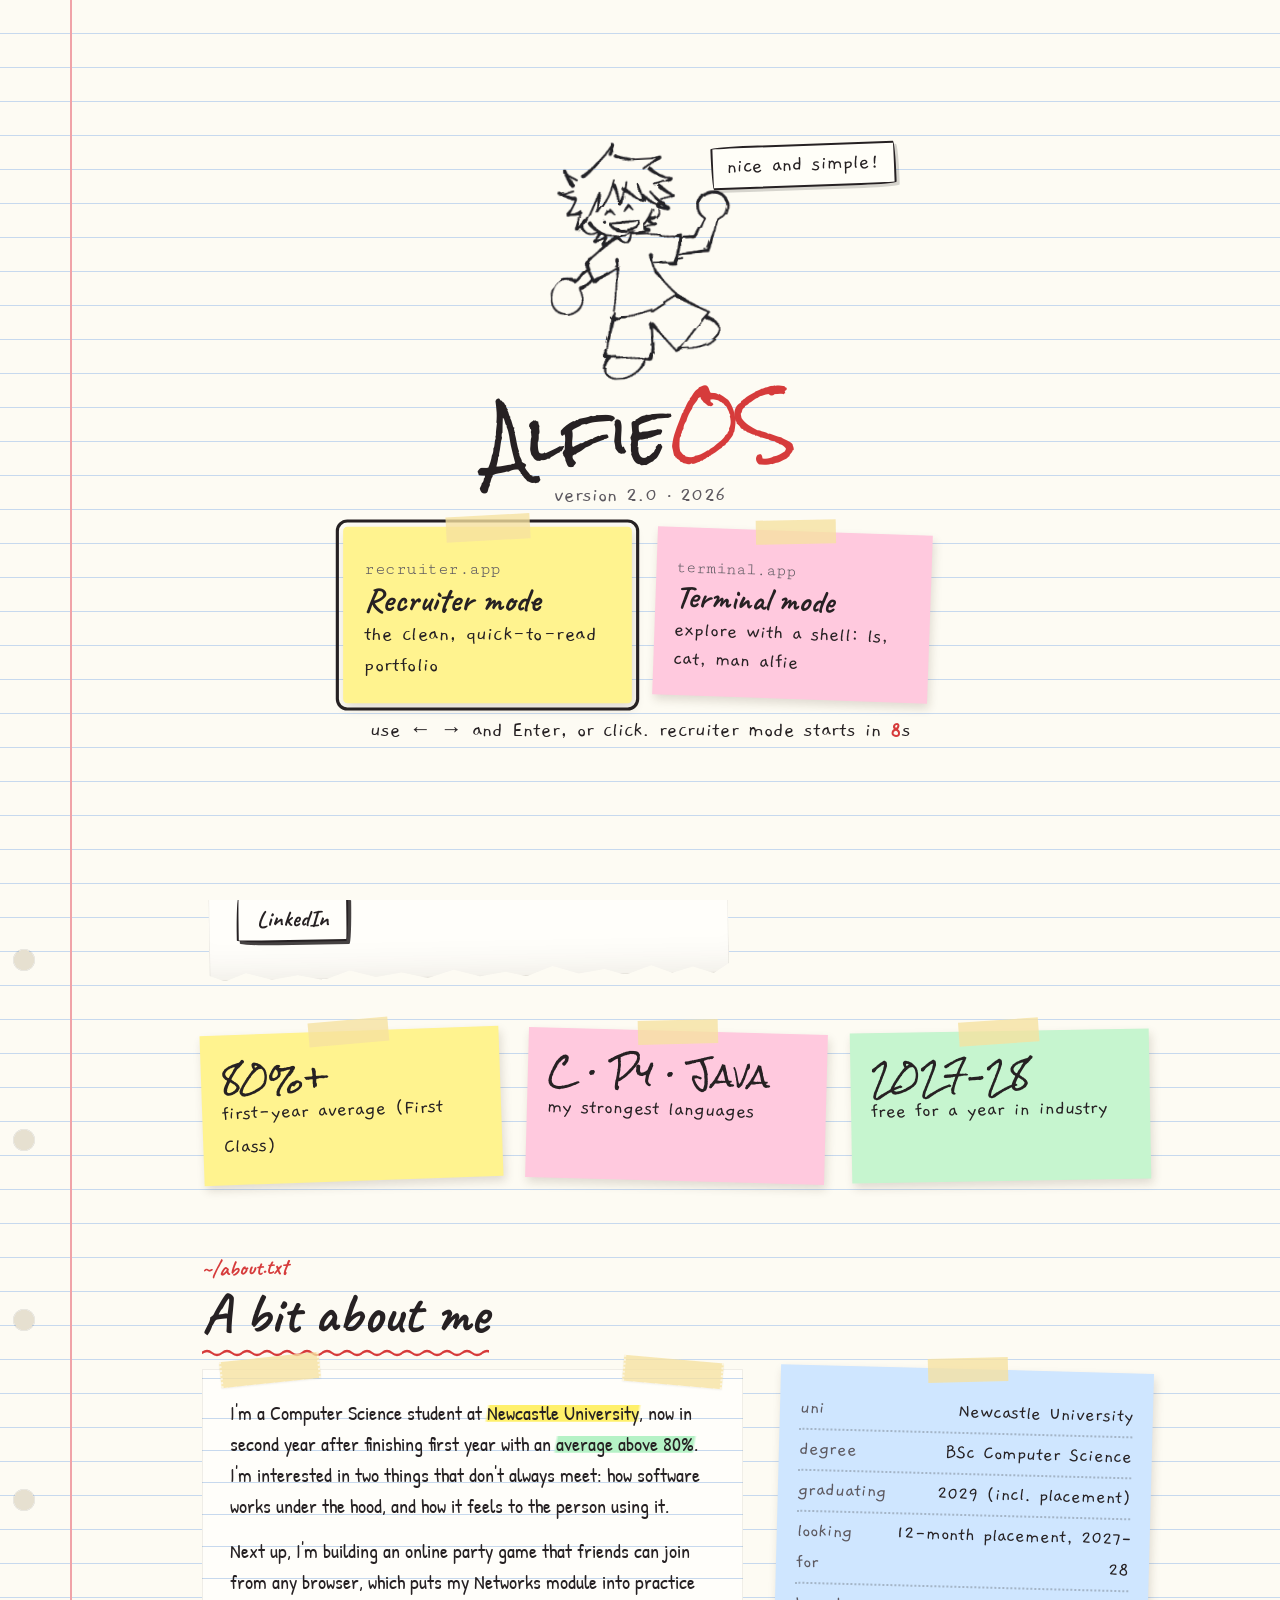
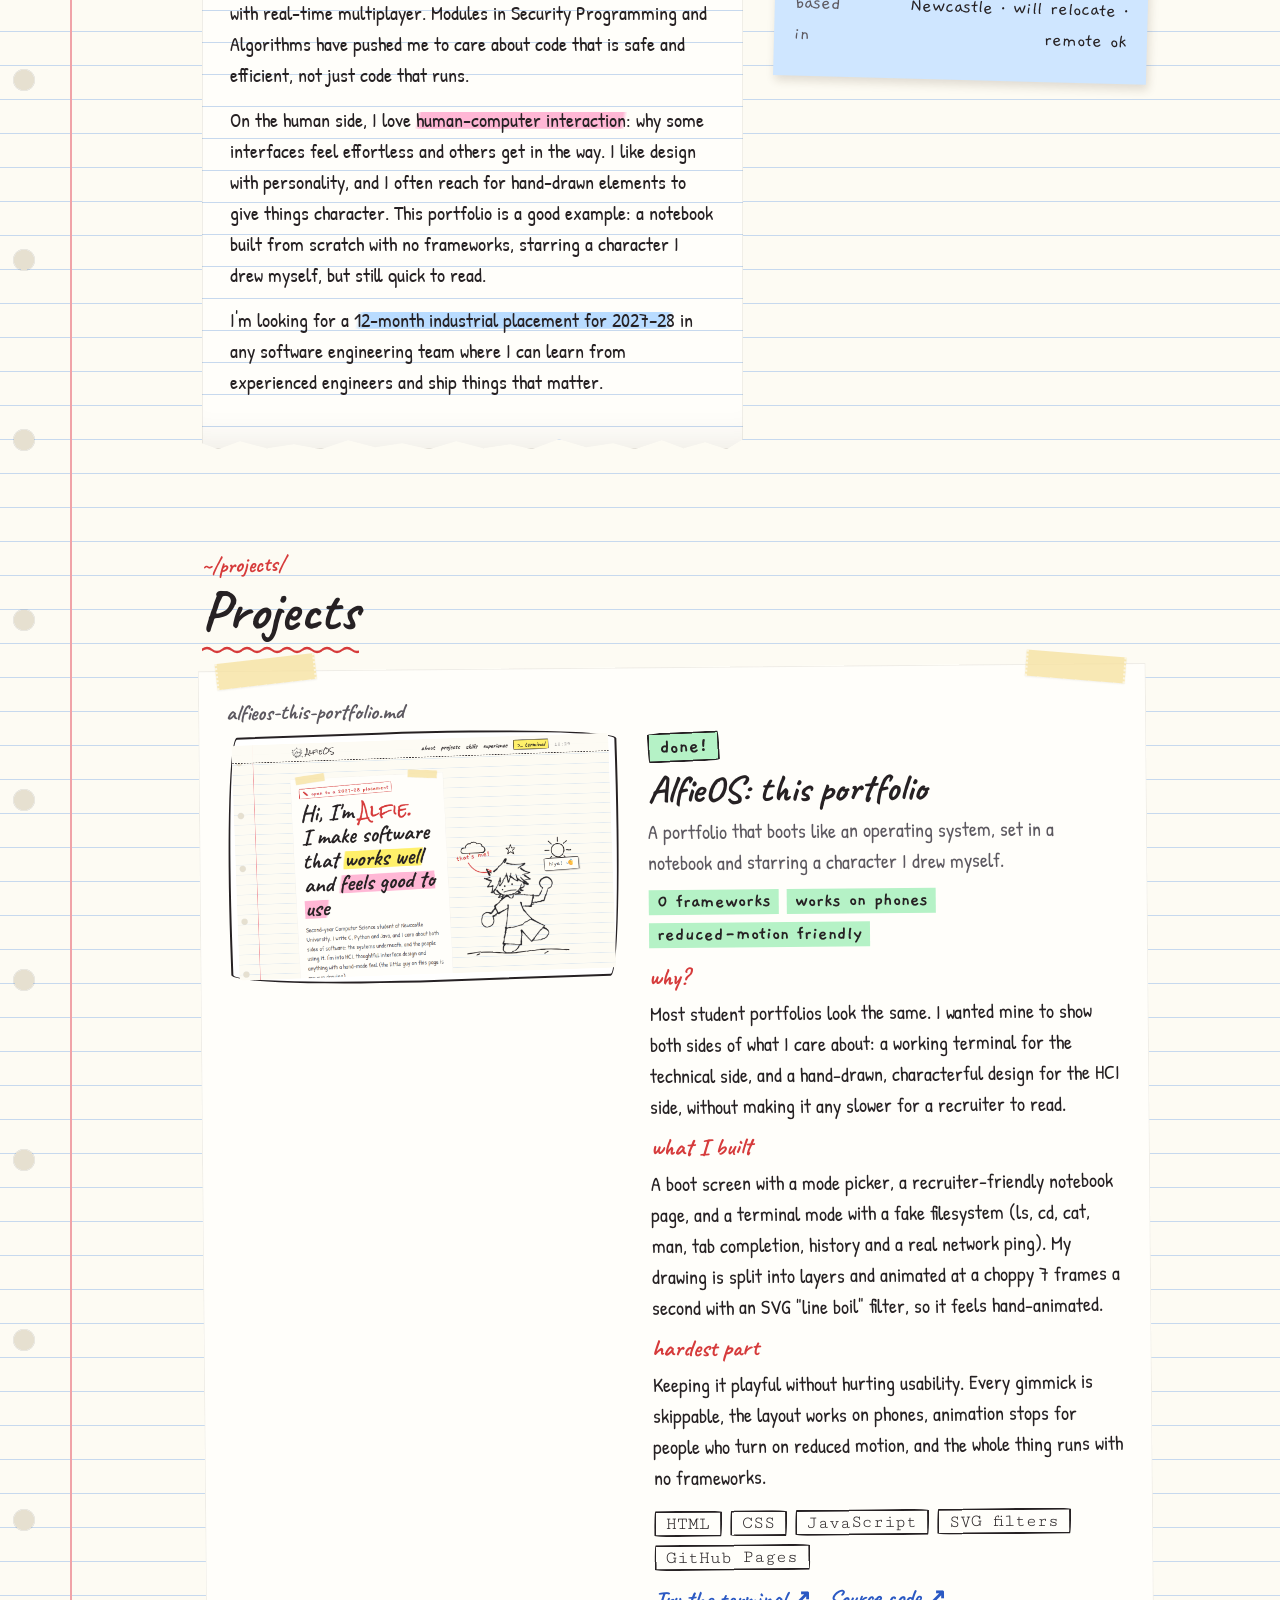
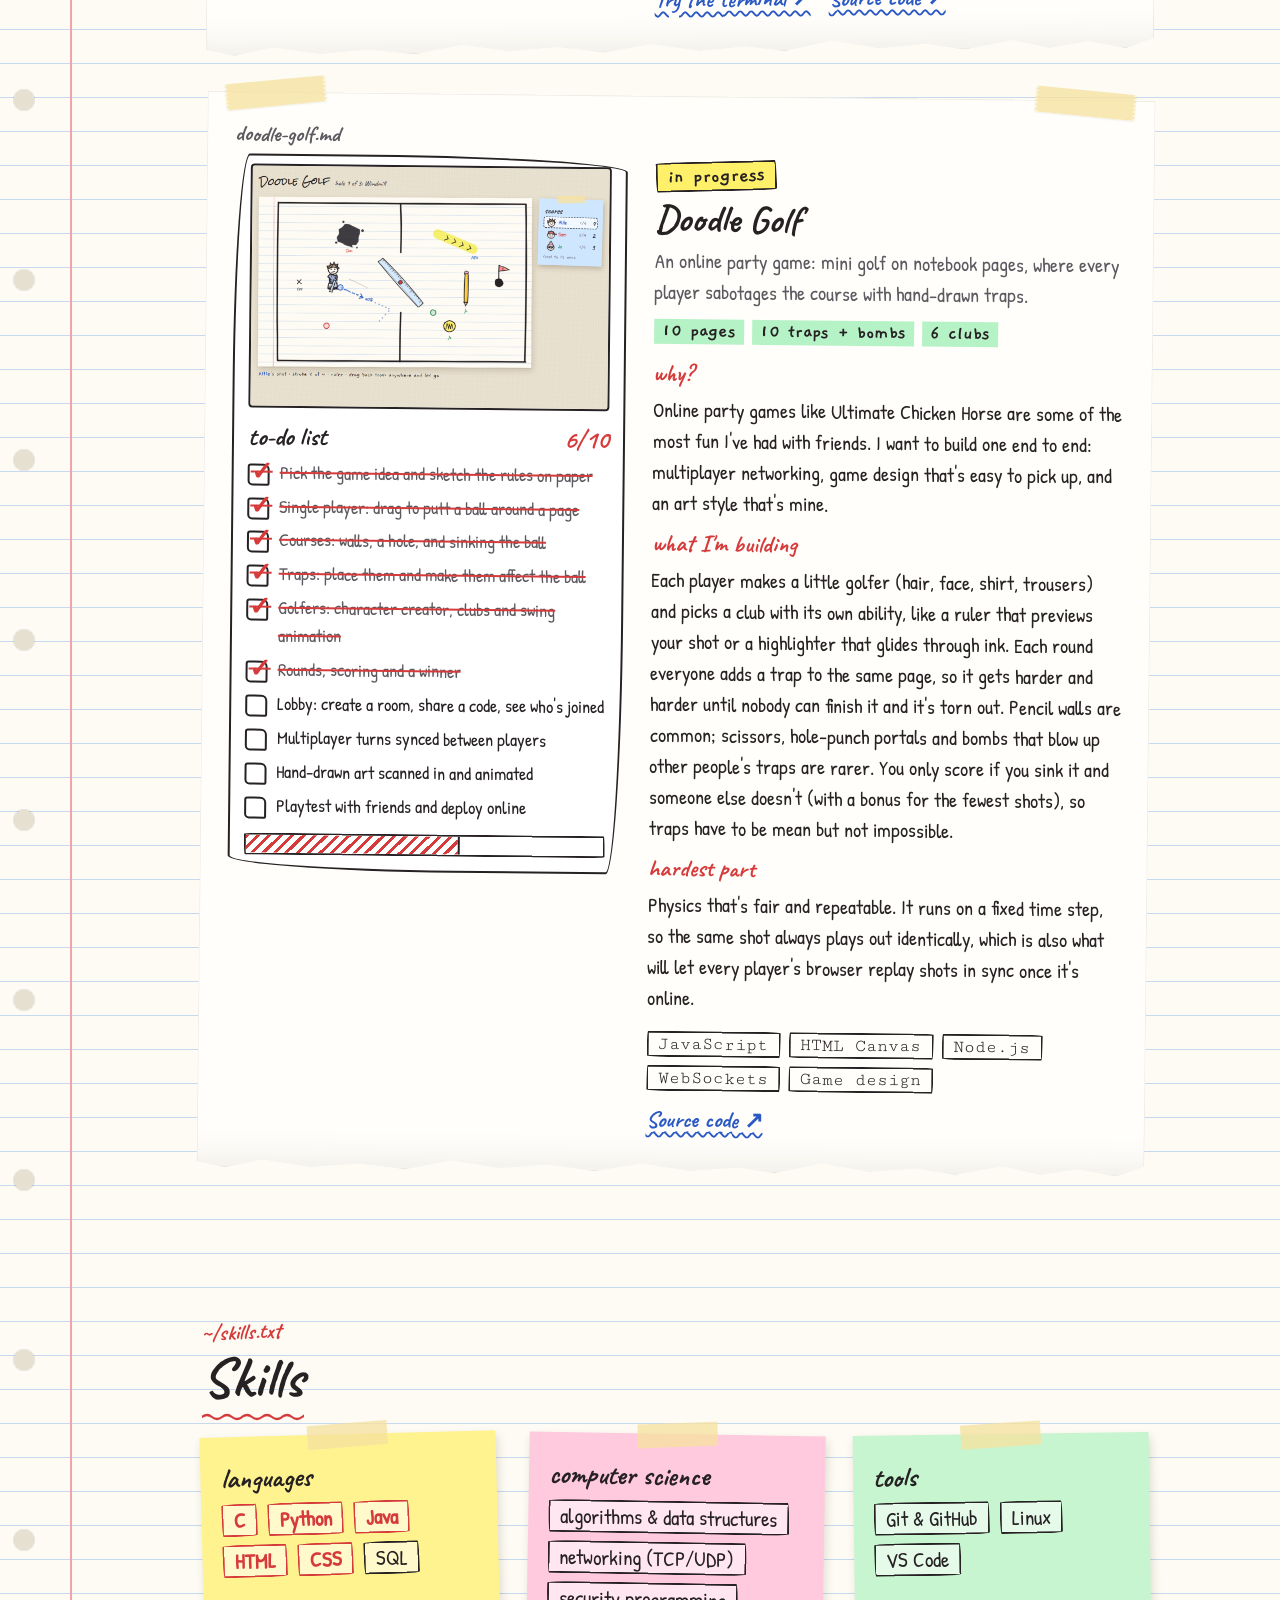
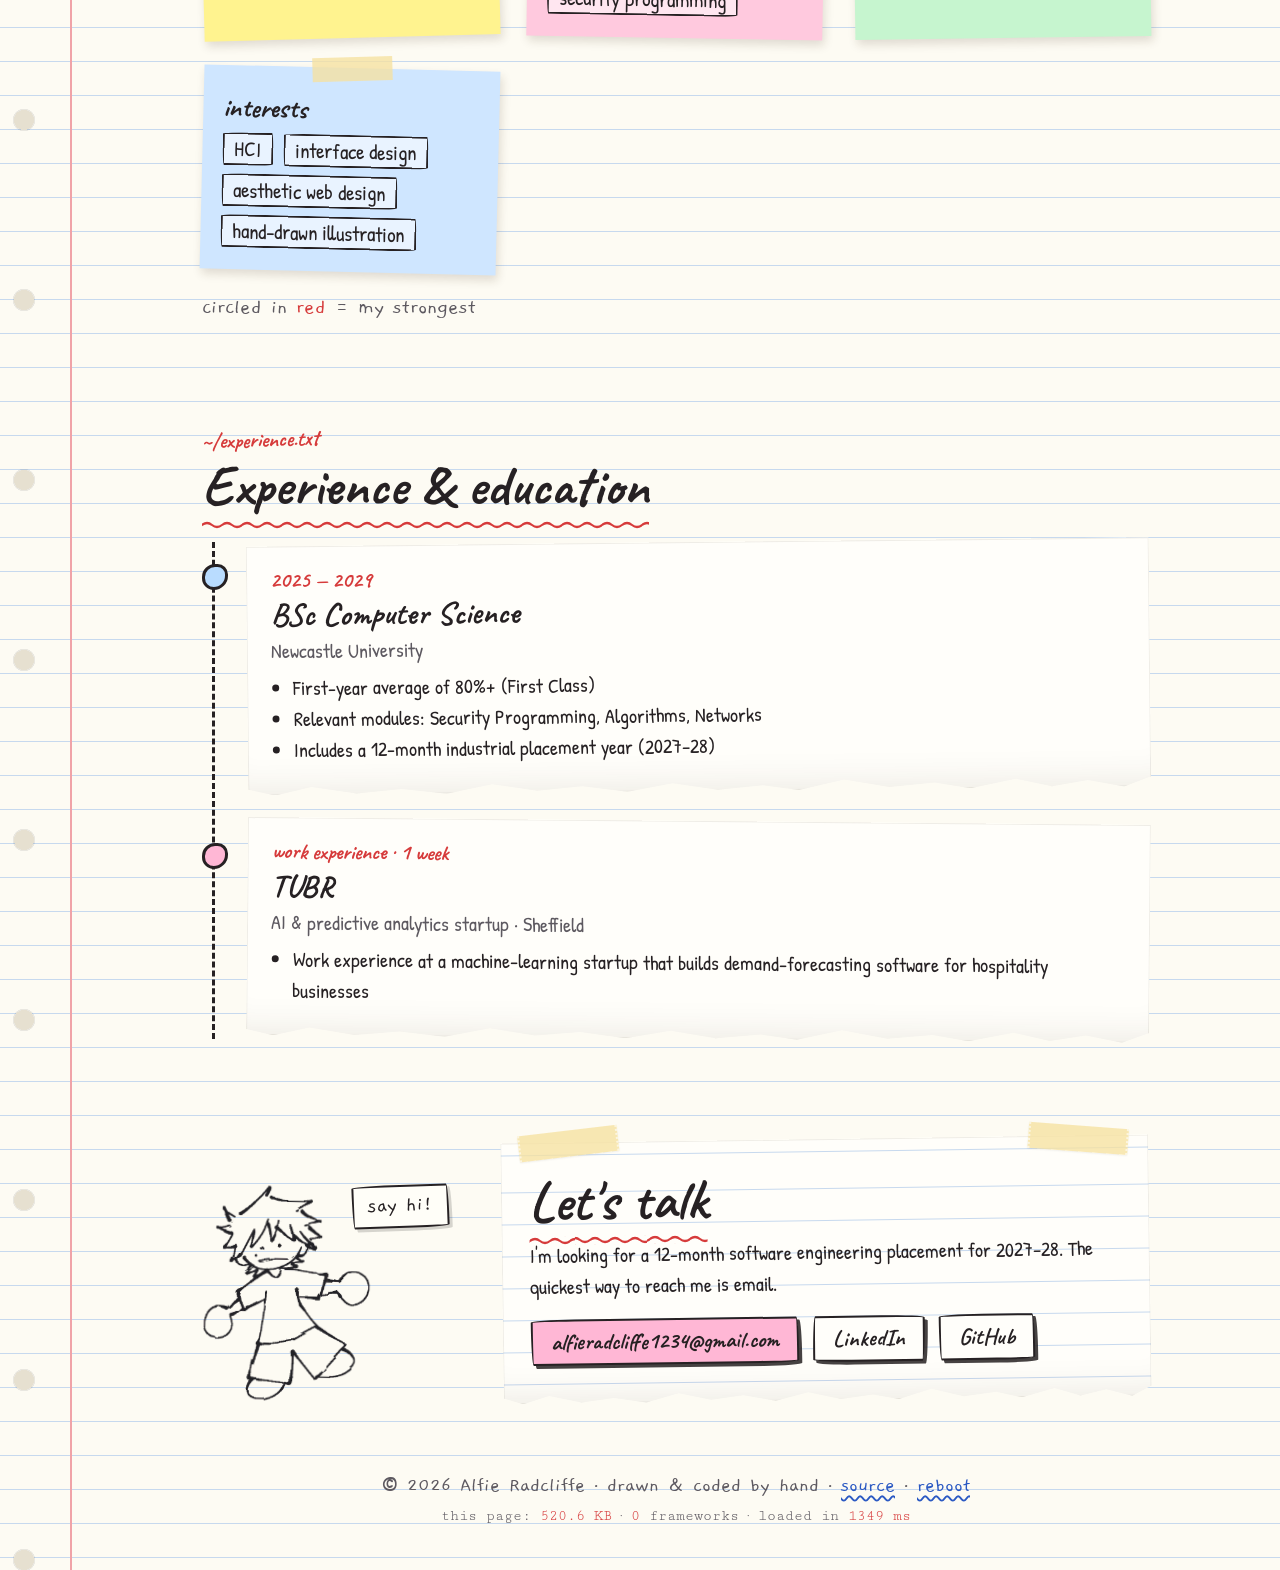
<file: index.html>
<!doctype html>
<html lang="en-GB">
<head>
<meta charset="utf-8">
<meta name="viewport" content="width=device-width, initial-scale=1">
<title>Alfie Radcliffe — Software Engineer</title>
<meta name="description" content="Alfie Radcliffe — Computer Science student at Newcastle University seeking a 12-month industrial placement (2027–28). C, Python and Java, with a love of HCI and hand-drawn design.">
<meta property="og:title" content="Alfie Radcliffe — Software Engineer">
<meta property="og:description" content="Computer Science student at Newcastle University seeking a 12-month industrial placement for 2027–28.">
<meta property="og:url" content="https://alfieradcliffe.github.io/">
<meta property="og:type" content="website">
<link rel="icon" type="image/png" href="assets/alfie-head.png">
<link rel="preconnect" href="https://fonts.googleapis.com">
<link rel="preconnect" href="https://fonts.gstatic.com" crossorigin>
<link rel="stylesheet" href="theme.css">
<script src="projects.js"></script>
<script src="sprite.js"></script>
<style>
  /* ---------- Top strip ---------- */
  nav { position: sticky; top: 0; z-index: 20; background: rgba(253,251,243,.94); border-bottom: 2.5px dashed var(--ink); }
  nav .wrap { display: flex; align-items: center; justify-content: space-between; height: 60px; gap: 12px; }
  nav .logo { display: flex; align-items: center; gap: 8px; font: 400 21px var(--scrawl); color: var(--ink); text-decoration: none; }
  nav .logo img { width: 40px; height: 35px; filter: url(#alfie-boil); }
  nav ul { display: flex; gap: 20px; list-style: none; align-items: center; }
  nav ul a { color: var(--ink); font: 700 24px var(--hand); text-decoration: none; }
  nav ul a:hover { color: var(--pen-red); text-decoration: underline wavy 2px; }
  nav .term-link { background: var(--hl-yellow); padding: 0 10px; border: 2px solid var(--ink); border-radius: var(--wobbly); }
  nav .clock { font: 400 18px var(--type); color: var(--pencil); }
  @media (max-width: 780px) { nav .hide-sm { display: none; } }

  /* ---------- Hero ---------- */
  header.hero { position: relative; padding: 56px 0 30px; overflow: hidden; }
  .hero .wrap { display: grid; grid-template-columns: 1.3fr 1fr; gap: 28px; align-items: center; }
  @media (max-width: 880px) { .hero .wrap { grid-template-columns: 1fr; } }
  .hero .sheet { transform: rotate(-1deg); }
  .status { display: inline-block; font: 700 21px var(--note); padding: 0 10px; border: 2px solid var(--pen-red); color: var(--pen-red); border-radius: var(--wobbly-2); transform: rotate(-2deg); margin-bottom: 14px; }
  h1 { font: 700 clamp(46px, 7vw, 78px)/1.04 var(--hand); }
  h1 .name { font: 400 clamp(38px, 5.4vw, 60px)/1 var(--scrawl); color: var(--pen-red); }
  .lede { font-size: 21px; color: var(--pencil); max-width: 560px; margin: 16px 0 22px; }
  .stage { position: relative; min-height: 420px; display: flex; align-items: flex-end; justify-content: center; }
  .stage .me { position: relative; z-index: 2; margin-bottom: 18px; }
  .stage .ground { position: absolute; bottom: 10px; left: 6%; width: 88%; height: 30px; }
  .thats-me { position: absolute; left: 0; top: 50px; font: 700 26px var(--note); color: var(--pen-red); transform: rotate(-8deg); }
  @media (max-width: 880px) { .stage { min-height: 380px; } .thats-me { left: 4px; top: 10px; } }
  @media (max-width: 560px) {
    .stage { justify-content: flex-start; }
    .stage .me { margin-left: 4px; }
    .stage .doodle:not(.ground), .thats-me { display: none; }
  }

  /* ---------- Stats as sticky notes ---------- */
  .stats { display: grid; grid-template-columns: repeat(auto-fit, minmax(220px, 1fr)); gap: 26px; margin-top: 24px; }
  .stats .sticky:nth-child(1) { transform: rotate(-2deg); } .stats .sticky:nth-child(2) { transform: rotate(1.5deg); } .stats .sticky:nth-child(3) { transform: rotate(-1deg); }
  .stats b { display: block; font: 400 30px var(--scrawl); line-height: 1.3; }
  .stats small { font-size: 21px; }

  section { padding: 70px 0 30px; }

  /* ---------- About ---------- */
  .about { display: grid; grid-template-columns: 1.45fr 1fr; gap: 34px; align-items: start; }
  .about p { margin-bottom: 14px; }
  .facts { transform: rotate(1.5deg); }
  .facts .row { display: flex; justify-content: space-between; gap: 12px; padding: 4px 0; border-bottom: 2px dotted rgba(38,33,35,.25); font-size: 20px; }
  .facts .row:last-child { border: 0; }
  .facts .row span:first-child { color: var(--pencil); }
  .facts .row span:last-child { text-align: right; }
  @media (max-width: 880px) { .about { grid-template-columns: 1fr; } }

  /* ---------- Projects ---------- */
  .project { margin-bottom: 44px; }
  .project:nth-child(even) { transform: rotate(.6deg); } .project:nth-child(odd) { transform: rotate(-.5deg); }
  .project .inner { display: grid; grid-template-columns: 1fr 1.2fr; gap: 28px; }
  @media (max-width: 880px) { .project .inner { grid-template-columns: 1fr; } }
  .media { align-self: start; border: 2.5px solid var(--ink); border-radius: var(--wobbly-2); padding: 14px 16px; min-height: 200px; background: #fff; }
  .media:has(img), .media:has(video) { padding: 6px; min-height: 0; transform: rotate(-1.5deg); }
  .media.with-list { padding: 8px 14px 14px; transform: none; }
  .media.with-list img { margin-bottom: 12px; border: 2px solid var(--ink); }
  .media img, .media video { width: 100%; display: block; border-radius: 4px; }
  .media h4 { font: 700 26px var(--hand); display: flex; justify-content: space-between; margin-bottom: 6px; }
  .media .checklist { font-size: 18px; }
  .bar { margin-top: 14px; height: 22px; border: 2.5px solid var(--ink); border-radius: var(--wobbly); overflow: hidden; background: #fff; }
  .bar i { display: block; height: 100%; background: repeating-linear-gradient(-45deg, var(--pen-red) 0 3px, transparent 3px 8px); border-right: 2.5px solid var(--ink); }
  .bar i[style="width:0%"] { border: 0; }
  .badge { display: inline-block; font: 700 21px var(--note); padding: 0 10px; border: 2px solid var(--ink); border-radius: var(--wobbly); margin-bottom: 8px; transform: rotate(-2deg); }
  .badge.in-progress { background: var(--hl-yellow); } .badge.planned { background: var(--hl-blue); } .badge.complete { background: var(--hl-green); }
  .project h3 { font: 700 38px/1.05 var(--hand); margin-bottom: 6px; }
  .tagline { color: var(--pencil); margin-bottom: 12px; }
  .project dl { display: grid; gap: 6px; margin-bottom: 14px; }
  .project dt { font: 700 24px var(--hand); color: var(--pen-red); }
  .project dd { margin: 0 0 4px; }
  .metrics, .tags { display: flex; flex-wrap: wrap; gap: 8px; margin-bottom: 14px; }
  .metric { font: 700 20px var(--note); background: var(--hl-green); padding: 0 8px; }
  .tag { font: 18px var(--type); padding: 1px 10px; border: 2px solid var(--ink); border-radius: var(--wobbly-2); }
  .links { display: flex; flex-wrap: wrap; gap: 18px; font: 700 23px var(--hand); }
  .grid { display: grid; grid-template-columns: repeat(auto-fill, minmax(280px, 1fr)); gap: 26px; }
  .card h4 { font: 700 30px var(--hand); margin-bottom: 4px; }
  .card p { color: var(--pencil); margin-bottom: 10px; }

  /* ---------- Skills ---------- */
  .skills { display: grid; grid-template-columns: repeat(auto-fit, minmax(250px, 1fr)); gap: 30px; }
  .skills .sticky:nth-child(1) { transform: rotate(-1.5deg); } .skills .sticky:nth-child(2) { transform: rotate(1deg); } .skills .sticky:nth-child(3) { transform: rotate(-.8deg); } .skills .sticky:nth-child(4) { transform: rotate(1.4deg); }
  .skills h4 { font: 700 28px var(--hand); margin-bottom: 8px; }
  .chips { display: flex; flex-wrap: wrap; gap: 8px 10px; }
  .chip { font: 400 21px var(--print); padding: 0 10px; border: 2px solid var(--ink); border-radius: var(--wobbly); background: rgba(255,255,255,.55); }
  .chip.strong { border-color: var(--pen-red); border-width: 2.5px; font-weight: 700; color: var(--pen-red); }
  .legend { color: var(--pencil); margin-top: 18px; font-family: var(--note); font-size: 22px; }

  /* ---------- Timeline ---------- */
  .timeline { border-left: 3px dashed var(--ink); padding-left: 32px; display: grid; gap: 30px; margin-left: 10px; }
  .item { position: relative; }
  .item::before { content: ""; position: absolute; left: -45px; top: 22px; width: 20px; height: 20px; border: 3px solid var(--ink); border-radius: 50% 40% 55% 45%; background: var(--hl-blue); }
  .item.red::before { background: var(--hl-pink); }
  .item .sheet { padding: 20px 24px 30px; }
  .item:nth-child(odd) .sheet { transform: rotate(-.6deg); } .item:nth-child(even) .sheet { transform: rotate(.5deg); }
  .item .when { font: 700 22px var(--hand); color: var(--pen-red); }
  .item h4 { font: 700 32px var(--hand); }
  .item .org { color: var(--pencil); }
  .item ul { padding-left: 22px; margin-top: 6px; }

  /* ---------- Contact ---------- */
  .contact .wrap { display: grid; grid-template-columns: auto 1fr; gap: 20px; align-items: end; }
  .contact .sheet { max-width: 700px; transform: rotate(-.8deg); }
  .contact .alfie-spot { padding-right: 110px; }
  @media (max-width: 780px) { .contact .wrap { grid-template-columns: 1fr; } }

  footer { padding: 40px 0 46px; text-align: center; font-family: var(--note); font-size: 21px; color: var(--pencil); }
  footer .sys { font: 15px var(--type); margin-top: 6px; }
  footer .sys b { color: var(--pen-red); font-weight: 400; }
  footer button { background: none; border: 0; color: var(--pen-blue); font: inherit; cursor: pointer; text-decoration: underline wavy 2px; text-underline-offset: 4px; }
</style>
</head>
<body>
<script src="boot.js"></script>

<nav>
  <div class="wrap">
    <a href="#" class="logo"><img src="assets/alfie-head.png" alt="">AlfieOS</a>
    <ul>
      <li class="hide-sm"><a href="#about">about</a></li>
      <li class="hide-sm"><a href="#projects">projects</a></li>
      <li class="hide-sm"><a href="#skills">skills</a></li>
      <li class="hide-sm"><a href="#experience">experience</a></li>
      <li><a href="terminal.html" class="term-link" title="Explore this portfolio from a shell">&gt;_ terminal</a></li>
      <li class="hide-sm"><span class="clock" id="clock"></span></li>
    </ul>
  </div>
</nav>

<header class="hero">
  <div class="wrap">
    <div class="sheet taped">
      <div class="status">✎ open to a 2027–28 placement</div>
      <h1>Hi, I'm <span class="name">Alfie.</span><br>I make software that <span class="hl">works well</span> and <span class="hl pink">feels good to use</span></h1>
      <p class="lede">
        Second-year Computer Science student at Newcastle University. I write C, Python and Java, and I care
        about both sides of software: the systems underneath, and the people using it. I'm into HCI, thoughtful
        interface design and anything with a hand-made feel (the little guy on this page is my own drawing).
      </p>
      <div class="btns">
        <a class="btn blue" href="#projects">see my projects →</a>
        <a class="btn yellow" href="cv.pdf" target="_blank" rel="noopener">download CV</a>
        <a class="btn" href="https://github.com/AlfieRadcliffe" target="_blank" rel="noopener">GitHub</a>
        <a class="btn" href="https://www.linkedin.com/in/alfie-radcliffe-09584b27b/" target="_blank" rel="noopener">LinkedIn</a>
      </div>
    </div>

    <div class="stage">
      <svg class="doodle" style="top:0;right:0" width="110" height="110" viewBox="0 0 120 120" aria-hidden="true"><circle cx="60" cy="60" r="24"/><path d="M60 12 L60 28 M60 92 L60 108 M12 60 L28 60 M92 60 L108 60 M26 26 L37 37 M83 83 L94 94 M94 26 L83 37 M26 94 L37 83"/></svg>
      <svg class="doodle" style="top:4px;left:2%" width="100" height="60" viewBox="0 0 115 70" aria-hidden="true"><path d="M20 60 Q6 60 10 47 Q13 36 26 38 Q30 22 48 24 Q60 10 74 24 Q92 20 94 36 Q108 40 104 52 Q100 62 88 60 Z"/></svg>
      <svg class="doodle" style="top:30px;left:42%" width="34" height="34" viewBox="0 0 40 40" aria-hidden="true"><path d="M20 2 L25 15 L38 15 L28 24 L32 38 L20 30 L8 38 L12 24 L2 15 L15 15 Z"/></svg>
      <div class="thats-me">that's me!
        <svg class="doodle" style="position:absolute;left:30px;top:30px" width="90" height="64" viewBox="0 0 100 70" aria-hidden="true"><path d="M8 6 Q30 60 88 52 M74 42 L90 52 L76 64" style="stroke:var(--pen-red)"/></svg>
      </div>
      <div class="me" id="hero-alfie" data-alfie data-alfie-scale="15" data-alfie-wave data-alfie-say="hiya! 👋"></div>
      <svg class="doodle ground" viewBox="0 0 400 30" preserveAspectRatio="none" aria-hidden="true"><path d="M4 18 Q60 10 120 17 T240 15 T396 16 M40 24 L52 20 M300 24 L314 19"/></svg>
    </div>
  </div>
</header>

<div class="wrap">
  <div class="stats">
    <div class="sticky"><b>80%+</b><small>first-year average (First Class)</small></div>
    <div class="sticky pink"><b>C · Py · Java</b><small>my strongest languages</small></div>
    <div class="sticky green"><b>2027–28</b><small>free for a year in industry</small></div>
  </div>
</div>

<section id="about">
  <div class="wrap">
    <span class="eyebrow">~/about.txt</span>
    <h2><span class="squiggle">A bit about me</span></h2>
    <div class="about">
      <div class="sheet lined taped">
        <p>
          I'm a Computer Science student at <span class="hl">Newcastle University</span>, now in second year after
          finishing first year with an <span class="hl green">average above 80%</span>. I'm interested in two things that
          don't always meet: how software works under the hood, and how it feels to the person using it.
        </p>
        <p>
          Next up, I'm building an online party game that friends can join from any browser, which puts my Networks
          module into practice with real-time multiplayer. Modules in Security Programming and Algorithms have pushed
          me to care about code that is safe and efficient, not just code that runs.
        </p>
        <p>
          On the human side, I love <span class="hl pink">human-computer interaction</span>: why some interfaces feel effortless
          and others get in the way. I like design with personality, and I often reach for hand-drawn elements to give
          things character. This portfolio is a good example: a notebook built from scratch with no frameworks, starring
          a character I drew myself, but still quick to read.
        </p>
        <p>
          I'm looking for a <span class="hl blue">12-month industrial placement for 2027–28</span> in any software
          engineering team where I can learn from experienced engineers and ship things that matter.
        </p>
      </div>
      <div class="sticky blue facts">
        <div class="row"><span>uni</span><span>Newcastle University</span></div>
        <div class="row"><span>degree</span><span>BSc Computer Science</span></div>
        <div class="row"><span>graduating</span><span>2029 (incl. placement)</span></div>
        <div class="row"><span>looking for</span><span>12-month placement, 2027–28</span></div>
        <div class="row"><span>based in</span><span>Newcastle · will relocate · remote ok</span></div>
      </div>
    </div>
  </div>
</section>

<section id="projects">
  <div class="wrap">
    <span class="eyebrow">~/projects/</span>
    <h2><span class="squiggle">Projects</span></h2>
    <!-- Projects are generated from projects.js — edit that file, not this one. -->
    <div id="featured"></div>
    <div id="others-wrap" hidden>
      <h2 style="margin-top:40px;font-size:42px"><span class="squiggle">Other projects</span></h2>
      <div class="grid" id="others"></div>
    </div>
  </div>
</section>

<section id="skills">
  <div class="wrap">
    <span class="eyebrow">~/skills.txt</span>
    <h2><span class="squiggle">Skills</span></h2>
    <div class="skills">
      <div class="sticky">
        <h4>languages</h4>
        <div class="chips">
          <span class="chip strong">C</span><span class="chip strong">Python</span><span class="chip strong">Java</span>
          <span class="chip strong">HTML</span><span class="chip strong">CSS</span><span class="chip">SQL</span>
        </div>
      </div>
      <div class="sticky pink">
        <h4>computer science</h4>
        <div class="chips">
          <span class="chip">algorithms &amp; data structures</span><span class="chip">networking (TCP/UDP)</span>
          <span class="chip">security programming</span>
        </div>
      </div>
      <div class="sticky green">
        <h4>tools</h4>
        <div class="chips">
          <span class="chip">Git &amp; GitHub</span><span class="chip">Linux</span><span class="chip">VS Code</span>
        </div>
      </div>
      <div class="sticky blue">
        <h4>interests</h4>
        <div class="chips">
          <span class="chip">HCI</span><span class="chip">interface design</span>
          <span class="chip">aesthetic web design</span><span class="chip">hand-drawn illustration</span>
        </div>
      </div>
    </div>
    <p class="legend">circled in <span class="pen-red">red</span> = my strongest</p>
  </div>
</section>

<section id="experience">
  <div class="wrap">
    <span class="eyebrow">~/experience.txt</span>
    <h2><span class="squiggle">Experience &amp; education</span></h2>
    <div class="timeline">
      <div class="item">
        <div class="sheet">
          <div class="when">2025 — 2029</div>
          <h4>BSc Computer Science</h4>
          <div class="org">Newcastle University</div>
          <ul>
            <li>First-year average of 80%+ (First Class)</li>
            <li>Relevant modules: Security Programming, Algorithms, Networks</li>
            <li>Includes a 12-month industrial placement year (2027–28)</li>
          </ul>
        </div>
      </div>
      <div class="item red">
        <div class="sheet">
          <!-- TODO: add the month/year of the placement below, e.g. "July 2024" -->
          <div class="when">work experience · 1 week</div>
          <h4>TUBR</h4>
          <div class="org">AI &amp; predictive analytics startup · Sheffield</div>
          <ul>
            <li>Work experience at a machine-learning startup that builds demand-forecasting software for hospitality businesses</li>
            <!-- TODO: add 1–3 bullets about what you did, e.g.
            <li>Shadowed the engineering team as they trained and evaluated forecasting models</li> -->
          </ul>
        </div>
      </div>
      <!-- TODO: add A-levels / school here if you want them on the site (copy an .item block above) -->
    </div>
  </div>
</section>

<section id="contact" class="contact">
  <div class="wrap">
    <div class="alfie-spot" data-alfie data-alfie-scale="10" data-alfie-say="say hi!" id="contact-alfie"></div>
    <div class="sheet lined taped">
      <h2 style="margin-bottom:8px"><span class="squiggle">Let's talk</span></h2>
      <p style="margin-bottom:18px">I'm looking for a 12-month software engineering placement for 2027–28. The quickest way to reach me is email.</p>
      <div class="btns">
        <a class="btn pink" href="mailto:alfieradcliffe1234@gmail.com">alfieradcliffe1234@gmail.com</a>
        <a class="btn" href="https://www.linkedin.com/in/alfie-radcliffe-09584b27b/" target="_blank" rel="noopener">LinkedIn</a>
        <a class="btn" href="https://github.com/AlfieRadcliffe" target="_blank" rel="noopener">GitHub</a>
      </div>
    </div>
  </div>
</section>

<footer>
  <div class="wrap">© <span id="year">2026</span> Alfie Radcliffe · drawn &amp; coded by hand · <a href="https://github.com/AlfieRadcliffe/AlfieRadcliffe.github.io" target="_blank" rel="noopener">source</a> · <button type="button" onclick="alfieReboot()">reboot</button></div>
  <div class="wrap sys" id="sys" hidden></div>
</footer>

<script>
  // ---------- Small OS touches ----------
  document.getElementById("year").textContent = new Date().getFullYear();
  const clock = document.getElementById("clock");
  const tickClock = () => (clock.textContent = new Date().toLocaleTimeString("en-GB", { hour: "2-digit", minute: "2-digit" }));
  tickClock(); setInterval(tickClock, 10000);

  // Alfie reacts when you hover the buttons
  document.addEventListener("DOMContentLoaded", () => {
    const hero = document.getElementById("hero-alfie").alfie;
    const lines = { "see my projects →": "ooh, my projects!", "download CV": "fresh off the printer", GitHub: "all my code lives there", LinkedIn: "let's connect!" };
    document.querySelectorAll(".hero .btn").forEach((b) => {
      b.addEventListener("mouseenter", () => { hero.say(lines[b.textContent.trim()] || "👀"); hero.happy(900); });
      b.addEventListener("mouseleave", () => hero.say("hiya! 👋"));
    });
    const contact = document.getElementById("contact-alfie").alfie;
    document.querySelectorAll(".contact .btn").forEach((b) => b.addEventListener("mouseenter", () => { contact.wave(1500); contact.say("yes! that one!", 1500); }));
  });

  // ---------- Live page stats (real numbers from the browser's Performance API) ----------
  addEventListener("load", () => setTimeout(() => {
    const nav = performance.getEntriesByType("navigation")[0];
    const res = performance.getEntriesByType("resource");
    const bytes = [nav, ...res].reduce((n, e) => n + (e ? e.encodedBodySize || 0 : 0), 0);
    if (!nav || !bytes) return; // not available when opened as a local file
    const ms = Math.round(nav.loadEventEnd - nav.startTime);
    const sys = document.getElementById("sys");
    sys.innerHTML = `this page: <b>${(bytes / 1024).toFixed(1)} KB</b> · <b>0</b> frameworks · loaded in <b>${ms} ms</b>`;
    sys.hidden = false;
  }, 0));

  // ---------- Console easter egg ----------
  console.log("%c>_ AlfieOS", "font: 700 20px monospace; color: #d63b3b");
  console.log("%cOh hey, you opened the console. We'd probably get on.\nPrefer a shell? → /terminal.html\nSource: https://github.com/AlfieRadcliffe/AlfieRadcliffe.github.io\nSay hi: alfieradcliffe1234@gmail.com",
    "font: 13px monospace; color: #5d5960");

  // ---------- Render projects from projects.js ----------
  const STATUS = { "in-progress": "in progress", planned: "planned", complete: "done!" };

  function el(tag, attrs = {}, ...children) {
    const n = document.createElement(tag);
    for (const [k, v] of Object.entries(attrs)) {
      if (k === "class") n.className = v; else n.setAttribute(k, v);
    }
    for (const c of children.flat()) {
      if (c == null || c === "") continue;
      n.append(typeof c === "string" ? document.createTextNode(c) : c);
    }
    return n;
  }
  const has = (x) => x && (Array.isArray(x) ? x.length : String(x).trim());
  const slug = (s) => s.toLowerCase().replace(/[^a-z0-9]+/g, "-").replace(/^-|-$/g, "");

  function tags(p) { return has(p.tags) ? el("div", { class: "tags" }, p.tags.map(t => el("span", { class: "tag" }, t))) : null; }
  function links(p) {
    return has(p.links) ? el("div", { class: "links" },
      p.links.map(l => el("a", { href: l.url, target: "_blank", rel: "noopener" }, l.label + " ↗"))) : null;
  }
  function badge(p) { return el("span", { class: "badge " + p.status }, STATUS[p.status] || p.status); }

  function media(p) {
    const box = el("div", { class: "media" });
    if (p.media) {
      const isVideo = /\.(mp4|webm)$/i.test(p.media);
      box.append(isVideo
        ? el("video", { src: p.media, autoplay: "", muted: "", loop: "", playsinline: "" })
        : el("img", { src: p.media, alt: p.title + " screenshot", loading: "lazy" }));
    }
    if (has(p.milestones)) {
      if (p.media) box.classList.add("with-list");
      const done = p.milestones.filter(m => m.done).length;
      const pct = Math.round((done / p.milestones.length) * 100);
      box.append(
        el("h4", {}, el("span", {}, "to-do list"), el("span", { class: "pen-red" }, done + "/" + p.milestones.length)),
        el("ul", { class: "checklist" }, p.milestones.map(m => el("li", { class: m.done ? "done" : "" }, m.text))),
        el("div", { class: "bar", title: done + " of " + p.milestones.length + " done" }, el("i", { style: "width:" + pct + "%" })));
    }
    return box;
  }

  function featured(p) {
    const dl = el("dl");
    [["why?", p.problem], [p.status === "complete" ? "what I built" : "what I'm building", p.built], ["hardest part", p.hardest]].forEach(([k, v]) => {
      if (has(v)) dl.append(el("dt", {}, k), el("dd", {}, v));
    });
    return el("article", { class: "sheet taped project" },
      el("span", { class: "filename" }, slug(p.title) + ".md"),
      el("div", { class: "inner" },
        media(p),
        el("div", {},
          badge(p),
          el("h3", {}, p.title),
          el("p", { class: "tagline" }, p.tagline),
          has(p.metrics) ? el("div", { class: "metrics" }, p.metrics.map(m => el("span", { class: "metric" }, m))) : null,
          dl, tags(p), links(p))));
  }

  function card(p) {
    return el("div", { class: "sheet taped card" }, el("span", { class: "filename" }, slug(p.title) + ".md"),
      badge(p), el("h4", {}, p.title), el("p", {}, p.tagline), tags(p), links(p));
  }

  const list = window.PROJECTS || [];
  const fWrap = document.getElementById("featured");
  list.filter(p => p.featured).forEach(p => fWrap.append(featured(p)));
  const rest = list.filter(p => !p.featured);
  if (rest.length) {
    document.getElementById("others-wrap").hidden = false;
    const o = document.getElementById("others");
    rest.forEach(p => o.append(card(p)));
  }
</script>
</body>
</html>
</file>
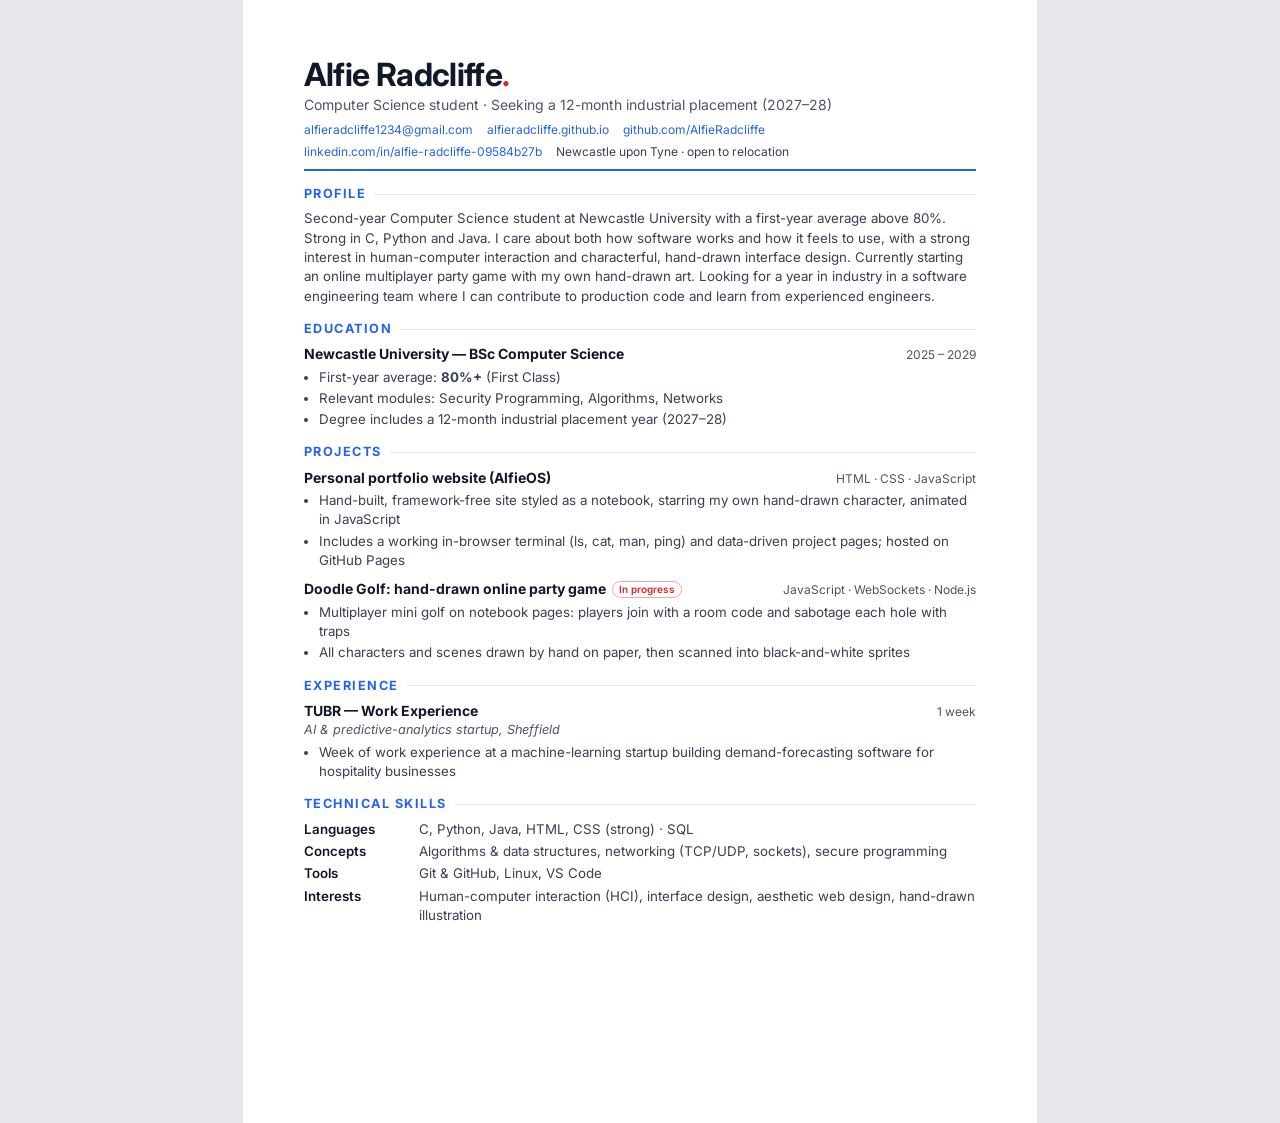
<file: cv.html>
<!doctype html>
<html lang="en-GB">
<head>
<meta charset="utf-8">
<title>Alfie Radcliffe — CV</title>
<meta name="viewport" content="width=device-width, initial-scale=1">
<!--
  This is the source for cv.pdf. After editing, regenerate the PDF:
    - open cv.html in Edge/Chrome -> Ctrl+P -> "Save as PDF",
      Margins: None, Background graphics: on, save over cv.pdf
    - or ask Claude to regenerate it.
-->
<link href="https://fonts.googleapis.com/css2?family=Inter:wght@400;500;600;700&display=swap" rel="stylesheet">
<style>
  @page { size: A4; margin: 0; }
  * { box-sizing: border-box; margin: 0; padding: 0; }
  body { background: #e5e7eb; color: #111827; font: 10pt/1.45 Inter, Arial, sans-serif; }
  .page { width: 210mm; min-height: 297mm; margin: 0 auto; background: #fff; padding: 15mm 16mm; }
  @media print { body { background: #fff; } .page { margin: 0; } }
  a { color: #2563eb; text-decoration: none; }

  header { border-bottom: 2.5px solid #2563eb; padding-bottom: 9px; margin-bottom: 12px; }
  h1 { font-size: 24pt; letter-spacing: -0.02em; line-height: 1.1; }
  h1 span { color: #dc2626; }
  .role { color: #4b5563; font-size: 10.5pt; margin: 3px 0 6px; }
  .contact { display: flex; flex-wrap: wrap; gap: 4px 14px; font-size: 9pt; color: #374151; }

  h2 { font-size: 9.5pt; text-transform: uppercase; letter-spacing: .12em; color: #2563eb; margin: 14px 0 6px; display: flex; align-items: center; gap: 8px; }
  h2::after { content: ""; flex: 1; height: 1px; background: #e5e7eb; }
  p { color: #374151; }
  .entry { margin-bottom: 9px; }
  .row { display: flex; justify-content: space-between; gap: 12px; align-items: baseline; }
  .row b { font-size: 10.5pt; }
  .row .date { color: #4b5563; font-size: 9pt; white-space: nowrap; }
  .sub { color: #4b5563; font-style: italic; font-size: 9.5pt; }
  ul { padding-left: 15px; margin-top: 3px; color: #374151; }
  li { margin-bottom: 2px; }
  .pill { display: inline-block; font-size: 7.5pt; font-weight: 600; color: #dc2626; border: 1px solid #fca5a5; border-radius: 99px; padding: 0 6px; margin-left: 6px; vertical-align: 1px; }
  .skills { display: grid; grid-template-columns: 105px 1fr; gap: 3px 10px; }
  .skills dt { font-weight: 600; }
  .skills dd { color: #374151; }
</style>
</head>
<body>
<div class="page">

  <header>
    <h1>Alfie Radcliffe<span>.</span></h1>
    <div class="role">Computer Science student · Seeking a 12-month industrial placement (2027–28)</div>
    <div class="contact">
      <a href="mailto:alfieradcliffe1234@gmail.com">alfieradcliffe1234@gmail.com</a>
      <a href="https://alfieradcliffe.github.io">alfieradcliffe.github.io</a>
      <a href="https://github.com/AlfieRadcliffe">github.com/AlfieRadcliffe</a>
      <a href="https://www.linkedin.com/in/alfie-radcliffe-09584b27b/">linkedin.com/in/alfie-radcliffe-09584b27b</a>
      <span>Newcastle upon Tyne · open to relocation</span>
    </div>
  </header>

  <h2>Profile</h2>
  <p>
    Second-year Computer Science student at Newcastle University with a first-year average above 80%.
    Strong in C, Python and Java. I care about both how software works and how it feels to use,
    with a strong interest in human-computer interaction and characterful, hand-drawn interface design.
    Currently starting an online multiplayer party game with my own hand-drawn art. Looking for a year in
    industry in a software engineering team where I can contribute to production code and learn from
    experienced engineers.
  </p>

  <h2>Education</h2>
  <div class="entry">
    <div class="row"><b>Newcastle University — BSc Computer Science</b><span class="date">2025 – 2029</span></div>
    <ul>
      <li>First-year average: <b>80%+</b> (First Class)</li>
      <li>Relevant modules: Security Programming, Algorithms, Networks</li>
      <li>Degree includes a 12-month industrial placement year (2027–28)</li>
    </ul>
  </div>
  <!-- TODO: A-levels / GCSEs
  <div class="entry">
    <div class="row"><b>[School name] — A-levels</b><span class="date">2023 – 2025</span></div>
    <ul><li>[Subject] [Grade], [Subject] [Grade], [Subject] [Grade]</li>
        <li>[N] GCSEs including Maths [grade] and English [grade]</li></ul>
  </div> -->

  <h2>Projects</h2>
  <div class="entry">
    <div class="row"><b>Personal portfolio website (AlfieOS)</b><span class="date">HTML · CSS · JavaScript</span></div>
    <ul>
      <li>Hand-built, framework-free site styled as a notebook, starring my own hand-drawn character, animated in JavaScript</li>
      <li>Includes a working in-browser terminal (ls, cat, man, ping) and data-driven project pages; hosted on GitHub Pages</li>
    </ul>
  </div>
  <div class="entry">
    <div class="row"><b>Doodle Golf: hand-drawn online party game<span class="pill">In progress</span></b><span class="date">JavaScript · WebSockets · Node.js</span></div>
    <ul>
      <li>Multiplayer mini golf on notebook pages: players join with a room code and sabotage each hole with traps</li>
      <li>All characters and scenes drawn by hand on paper, then scanned into black-and-white sprites</li>
    </ul>
  </div>

  <h2>Experience</h2>
  <div class="entry">
    <!-- TODO: put the month/year in the date span, e.g. "Jul 2024" -->
    <div class="row"><b>TUBR — Work Experience</b><span class="date">1 week</span></div>
    <div class="sub">AI &amp; predictive-analytics startup, Sheffield</div>
    <ul>
      <li>Week of work experience at a machine-learning startup building demand-forecasting software for hospitality businesses</li>
      <!-- TODO: add 1–2 bullets about what you did/learned -->
    </ul>
  </div>

  <h2>Technical Skills</h2>
  <dl class="skills">
    <dt>Languages</dt><dd>C, Python, Java, HTML, CSS (strong) · SQL</dd>
    <dt>Concepts</dt><dd>Algorithms &amp; data structures, networking (TCP/UDP, sockets), secure programming</dd>
    <dt>Tools</dt><dd>Git &amp; GitHub, Linux, VS Code</dd>
    <dt>Interests</dt><dd>Human-computer interaction (HCI), interface design, aesthetic web design, hand-drawn illustration</dd>
  </dl>

</div>
</body>
</html>
</file>
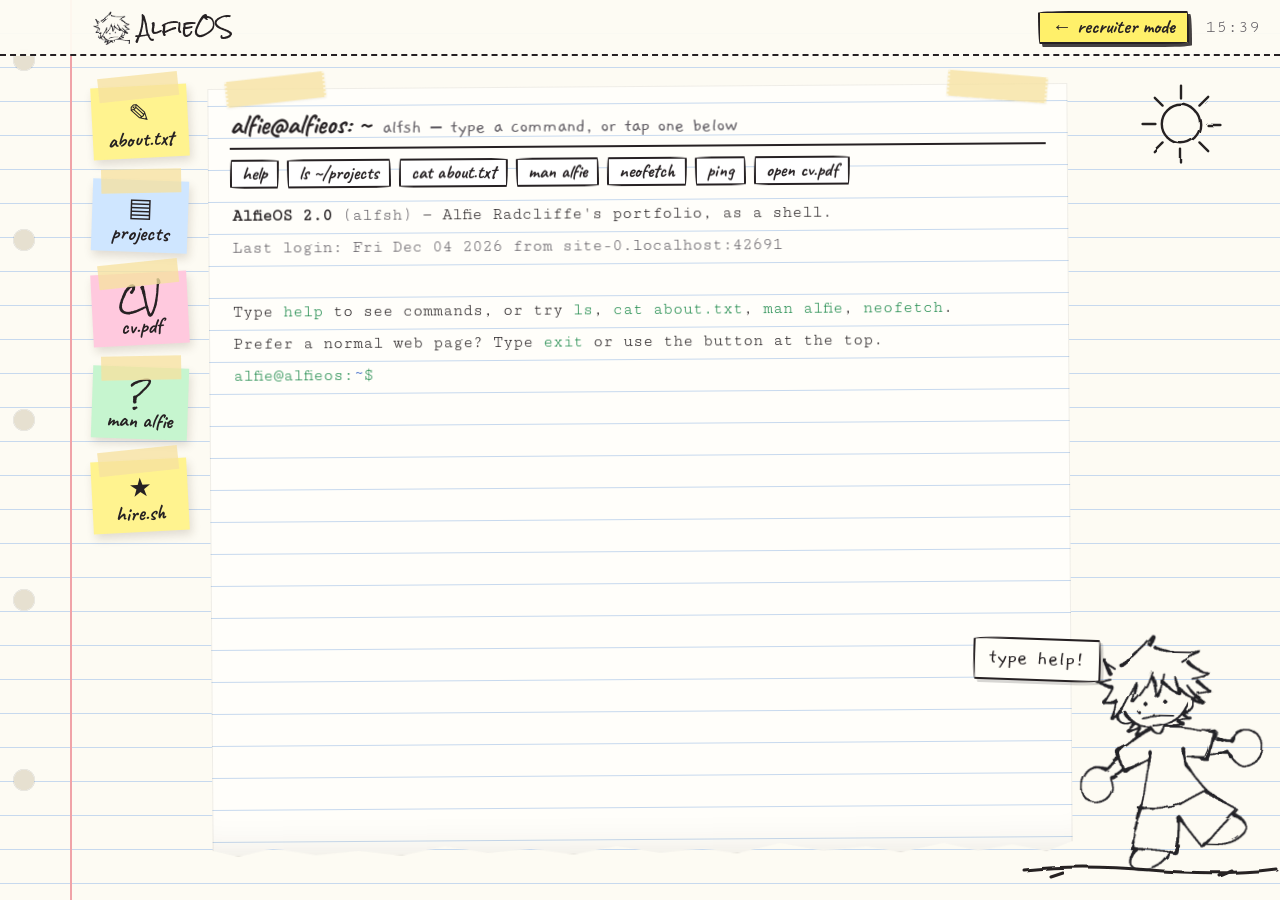
<file: terminal.html>
<!doctype html>
<html lang="en-GB">
<head>
<meta charset="utf-8">
<meta name="viewport" content="width=device-width, initial-scale=1">
<title>Alfie Radcliffe — Terminal</title>
<meta name="description" content="Explore Alfie Radcliffe's portfolio from a shell: ls, cat, man alfie, neofetch.">
<link rel="icon" type="image/png" href="assets/alfie-head.png">
<link rel="preconnect" href="https://fonts.googleapis.com">
<link rel="preconnect" href="https://fonts.gstatic.com" crossorigin>
<link rel="stylesheet" href="theme.css">
<script src="sprite.js"></script>
<style>
  html, body { height: 100%; }
  body { overflow: hidden; }

  /* ---------- Top strip ---------- */
  .menubar { position: fixed; top: 0; left: 0; right: 0; height: 56px; z-index: 5; display: flex; align-items: center; gap: 16px;
    padding: 0 20px 0 92px; background: rgba(253,251,243,.94); border-bottom: 2.5px dashed var(--ink); }
  .menubar .logo { display: flex; align-items: center; gap: 8px; font: 400 20px var(--scrawl); }
  .menubar img { width: 38px; height: 33px; filter: url(#alfie-boil); }
  .menubar .sp { flex: 1; }
  .menubar .btn { font-size: 20px; padding: 3px 12px 4px; }
  .menubar .clock { font: 18px var(--type); color: var(--pencil); }

  /* ---------- Desktop icons (sticky notes) ---------- */
  .icons { position: fixed; top: 86px; left: 92px; display: grid; gap: 22px; z-index: 2; }
  .icon { width: 96px; padding: 12px 6px 8px; display: grid; justify-items: center; gap: 2px; cursor: pointer; border: 0; color: var(--ink);
    font: 700 21px/1 var(--hand); text-align: center; }
  .icon .pic { font: 400 26px var(--scrawl); line-height: 1.1; }
  .icon:nth-child(odd) { transform: rotate(-3deg); } .icon:nth-child(even) { transform: rotate(2deg); }
  .icon:hover { transform: rotate(0) scale(1.08); }
  @media (max-width: 1180px) { .icons { display: none; } }

  /* ---------- Terminal: a sheet of lined paper ---------- */
  .win { position: fixed; z-index: 3; top: 86px; bottom: 46px; left: 50%; width: min(860px, calc(100vw - 40px));
    transform: translateX(-50%) rotate(-.4deg); display: flex; flex-direction: column; padding: 18px 22px 30px; }
  .win .head { display: flex; align-items: baseline; gap: 12px; flex-wrap: wrap; border-bottom: 2.5px solid var(--ink); padding-bottom: 6px; }
  .win .head .t { font: 700 28px var(--hand); }
  .win .head .sub { font: 20px var(--note); color: var(--pencil); }
  .chips { display: flex; flex-wrap: wrap; gap: 8px; padding: 10px 0 2px; }
  .chips button { font: 700 19px/1.2 var(--hand); background: #fff; color: var(--ink); border: 2px solid var(--ink); border-radius: var(--wobbly); padding: 1px 10px; cursor: pointer; }
  .chips button:nth-child(odd) { border-radius: var(--wobbly-2); }
  .chips button:hover { background: var(--hl-yellow); transform: rotate(-2deg); }

  #term { flex: 1; overflow-y: auto; padding: 10px 2px 20px; cursor: text; font: 17px/32px var(--type); color: var(--ink); }
  #out > div { white-space: pre-wrap; word-break: break-word; min-height: 32px; }
  .line { display: flex; flex-wrap: wrap; }
  .prompt { color: #1f8a4c; white-space: pre; }
  .prompt b { color: var(--pen-blue); font-weight: 400; }
  #in { flex: 1; min-width: 120px; background: none; border: 0; outline: 0; color: var(--ink); font: inherit; caret-color: var(--pen-red); }
  .dir { color: var(--pen-blue); text-decoration: underline 2px; } .pdf { color: var(--pen-red); } .hid { color: var(--pencil); }
  .b { font-weight: 700; } .d { color: var(--pencil); } .r { color: var(--pen-red); } .g { color: #1f8a4c; } .u { color: var(--pen-blue); } .y { background: var(--hl-yellow); }
  .fetch { display: flex; gap: 26px; align-items: center; flex-wrap: wrap; white-space: normal !important; padding: 8px 0; }
  .fetch pre { font: inherit; }

  /* ---------- Doodles + Alfie standing on a scribbled ground ---------- */
  #buddy { position: fixed; z-index: 4; right: max(14px, calc(50% - 430px - 220px)); bottom: 26px; }
  .ground { position: fixed; bottom: 20px; right: max(0px, calc(50% - 430px - 250px)); width: 260px; height: 24px; z-index: 1; }
  @media (max-width: 1180px) { #buddy, .ground { display: none; } }
  @media (max-width: 720px) {
    #term { font-size: 15px; }
    .win { top: 70px; bottom: 16px; width: calc(100vw - 44px); left: calc(50% + 10px); padding: 14px 14px 26px; }
    .menubar { padding-left: 34px; }
    .menubar .btn { font-size: 17px; white-space: nowrap; }
    .menubar .hide-sm { display: none; }
  }
</style>
</head>
<body>
  <svg class="doodle" style="top:76px;right:4%;position:fixed" width="96" height="96" viewBox="0 0 120 120" aria-hidden="true"><circle cx="60" cy="60" r="24"/><path d="M60 12 L60 28 M60 92 L60 108 M12 60 L28 60 M92 60 L108 60 M26 26 L37 37 M83 83 L94 94 M94 26 L83 37 M26 94 L37 83"/></svg>
  <svg class="doodle ground" viewBox="0 0 260 24" preserveAspectRatio="none" aria-hidden="true"><path d="M4 14 Q60 8 130 14 T256 13 M30 20 L42 16 M200 20 L212 15"/></svg>

  <div class="menubar">
    <span class="logo"><img src="assets/alfie-head.png" alt="">AlfieOS</span>
    <span class="sp"></span>
    <a class="btn yellow" href="index.html">← recruiter mode</a>
    <span class="hide-sm clock" id="clock"></span>
  </div>

  <div class="icons" aria-label="Desktop shortcuts">
    <button class="icon sticky" data-cmd="cat about.txt"><span class="pic">✎</span>about.txt</button>
    <button class="icon sticky blue" data-cmd="ls ~/projects"><span class="pic">▤</span>projects</button>
    <button class="icon sticky pink" data-cmd="open cv.pdf"><span class="pic">CV</span>cv.pdf</button>
    <button class="icon sticky green" data-cmd="man alfie"><span class="pic">?</span>man alfie</button>
    <button class="icon sticky" data-cmd="sudo hire alfie"><span class="pic">★</span>hire.sh</button>
  </div>

  <section class="win sheet lined taped" aria-label="Terminal">
    <div class="head"><span class="t">alfie@alfieos: ~</span><span class="sub">alfsh — type a command, or tap one below</span></div>
    <div class="chips" aria-label="Suggested commands">
      <button>help</button><button>ls ~/projects</button><button>cat about.txt</button>
      <button>man alfie</button><button>neofetch</button><button>ping</button><button>open cv.pdf</button>
    </div>
    <main id="term" aria-live="polite">
      <div id="out"></div>
      <div class="line"><span class="prompt" id="ps"></span><input id="in" autocomplete="off" autocapitalize="off" spellcheck="false" aria-label="Terminal input" autofocus></div>
    </main>
  </section>

  <div id="buddy" data-alfie data-alfie-scale="11" data-alfie-left data-alfie-say="type help!"></div>

  <script src="projects.js"></script>
  <script src="terminal.js"></script>
  <script>
    const clock = document.getElementById("clock");
    const tick = () => (clock.textContent = new Date().toLocaleTimeString("en-GB", { hour: "2-digit", minute: "2-digit" }));
    tick(); setInterval(tick, 10000);
  </script>
</body>
</html>
</file>
<file: theme.css>
/* ============================================================
   AlfieOS notebook theme: lined paper, pen, tape and highlighter.
   Shared by every page. Fonts are free Google Fonts (OFL).
   ============================================================ */
@import url("https://fonts.googleapis.com/css2?family=Rock+Salt&family=Caveat:wght@500;700&family=Patrick+Hand&family=Gaegu:wght@400;700&family=Cutive+Mono&display=swap");

:root {
  --paper: #fdfbf3;
  --sheet: #fffefa;
  --rule: #c7d9ee;
  --margin: #f0a3a8;
  --ink: #262123;
  --pencil: #5d5960;
  --pen-blue: #2b59c3;
  --pen-red: #d63b3b;
  --hl-yellow: #fff06a;
  --hl-pink: #ffb7d5;
  --hl-green: #b5f2c6;
  --hl-blue: #b9dcff;
  --tape: rgba(246, 226, 160, .78);
  --scrawl: "Rock Salt", "Caveat", cursive;
  --hand: "Caveat", "Patrick Hand", cursive;
  --print: "Patrick Hand", "Comic Sans MS", cursive;
  --note: "Gaegu", "Patrick Hand", cursive;
  --type: "Cutive Mono", "Courier New", monospace;
  --wobbly: 255px 15px 225px 15px / 15px 225px 15px 255px;
  --wobbly-2: 15px 255px 15px 225px / 225px 15px 255px 15px;
  --max: 1060px;
}

* { box-sizing: border-box; margin: 0; padding: 0; }
html { scroll-behavior: smooth; }
body {
  position: relative; min-height: 100vh; color: var(--ink);
  font: 20px/1.55 var(--print);
  background-color: var(--paper);
  background-image:
    linear-gradient(90deg, transparent 70px, var(--margin) 70px, var(--margin) 72px, transparent 72px),
    repeating-linear-gradient(180deg, transparent 0 33px, var(--rule) 33px 34px);
}
/* Hole punches down the left edge */
body::before {
  content: ""; position: absolute; top: 0; bottom: 0; left: 0; width: 46px; pointer-events: none;
  background: radial-gradient(circle at 24px 60px, #e6e0d0 0 10px, rgba(0,0,0,.08) 10px 11px, transparent 11.5px) 0 0 / 46px 180px repeat-y;
}
@media (max-width: 720px) {
  body { font-size: 19px;
    background-image: linear-gradient(90deg, transparent 22px, var(--margin) 22px, var(--margin) 23px, transparent 23px),
      repeating-linear-gradient(180deg, transparent 0 33px, var(--rule) 33px 34px); }
  body::before { display: none; }
}
a { color: var(--pen-blue); text-decoration-thickness: 2px; text-underline-offset: 4px; text-decoration-style: wavy; }
.wrap { max-width: var(--max); margin: 0 auto; padding: 0 20px 0 92px; }
@media (max-width: 720px) { .wrap { padding: 0 16px 0 34px; } }

/* ---------- Writing ---------- */
.scrawl { font-family: var(--scrawl); font-weight: 400; }
h1, h2, h3, h4 { font-weight: 700; line-height: 1.1; }
h2 { font: 700 clamp(40px, 6vw, 56px)/1.05 var(--hand); margin: 2px 0 26px; }
.eyebrow { font: 700 22px var(--hand); color: var(--pen-red); transform: rotate(-2deg); display: inline-block; }
.hl { background: linear-gradient(100deg, transparent 2%, var(--hl-yellow) 4%, var(--hl-yellow) 96%, transparent 98%) 0 60% / 100% 62% no-repeat; padding: 0 3px; margin: 0 -3px; }
.hl.pink { background-image: linear-gradient(100deg, transparent 2%, var(--hl-pink) 4%, var(--hl-pink) 96%, transparent 98%); }
.hl.green { background-image: linear-gradient(100deg, transparent 2%, var(--hl-green) 4%, var(--hl-green) 96%, transparent 98%); }
.hl.blue { background-image: linear-gradient(100deg, transparent 2%, var(--hl-blue) 4%, var(--hl-blue) 96%, transparent 98%); }
.squiggle { padding-bottom: 8px; background: url("data:image/svg+xml,%3Csvg xmlns='http://www.w3.org/2000/svg' width='40' height='8' viewBox='0 0 40 8'%3E%3Cpath d='M0 4 Q5 0 10 4 T20 4 T30 4 T40 4' fill='none' stroke='%23d63b3b' stroke-width='2.2' stroke-linecap='round'/%3E%3C/svg%3E") 0 100% / 40px 8px repeat-x; }
.pen-red { color: var(--pen-red); } .pen-blue { color: var(--pen-blue); } .pencil { color: var(--pencil); }

/* ---------- Paper sheets (torn bottom edge, taped on) ---------- */
.sheet {
  position: relative; background: var(--sheet); padding: 28px 28px 38px;
  box-shadow: inset 0 0 0 1px rgba(60,40,20,.08), inset 0 -40px 40px -40px rgba(60,40,20,.12);
  /* the top of the clip sits above the sheet so tape can overhang it */
  clip-path: polygon(0 -40px, 100% -40px, 100% calc(100% - 10px), 97% 100%, 93% calc(100% - 7px), 89% calc(100% - 1px), 85% calc(100% - 9px), 80% 100%, 76% calc(100% - 6px), 71% calc(100% - 2px), 66% calc(100% - 10px), 61% 100%, 57% calc(100% - 5px), 52% calc(100% - 1px), 47% calc(100% - 8px), 42% 100%, 37% calc(100% - 6px), 32% calc(100% - 2px), 27% calc(100% - 9px), 22% 100%, 17% calc(100% - 5px), 12% calc(100% - 1px), 7% calc(100% - 8px), 3% 100%, 0 calc(100% - 6px));
}
.sheet.lined { background-color: var(--sheet); background-image: repeating-linear-gradient(180deg, transparent 0 31px, var(--rule) 31px 32px); background-position: 0 18px; }
.taped { position: relative; }
.taped::before, .taped::after {
  content: ""; position: absolute; z-index: 3; width: 96px; height: 26px; background: var(--tape);
  border-left: 2px dotted rgba(255,255,255,.6); border-right: 2px dotted rgba(255,255,255,.6);
  box-shadow: 0 1px 2px rgba(0,0,0,.06);
}
.taped::before { top: -12px; left: 18px; transform: rotate(-6deg); }
.taped::after { top: -10px; right: 20px; transform: rotate(5deg); }
.tilt-l { transform: rotate(-1deg); } .tilt-r { transform: rotate(.8deg); }

.filename { font: 700 22px var(--hand); color: var(--pencil); margin-bottom: 6px; display: block; }

/* ---------- Sticky notes ---------- */
.sticky { position: relative; padding: 24px 20px 22px; background: #fff38f; box-shadow: 2px 5px 10px rgba(60,40,20,.15); font-family: var(--note); }
.sticky.pink { background: #ffc9de; } .sticky.green { background: #c6f5cf; } .sticky.blue { background: #cfe6ff; }
.sticky::before { content: ""; position: absolute; top: -11px; left: 50%; width: 80px; height: 24px; margin-left: -40px; background: var(--tape); transform: rotate(-3deg); }

/* ---------- Hand-drawn buttons ---------- */
.btns { display: flex; flex-wrap: wrap; gap: 14px; }
.btn {
  display: inline-flex; align-items: center; gap: 8px; padding: 8px 18px 9px; cursor: pointer;
  font: 700 23px/1.1 var(--hand); color: var(--ink); text-decoration: none;
  background: var(--sheet); border: 2.5px solid var(--ink); border-radius: var(--wobbly);
  box-shadow: 3px 3px 0 rgba(38,33,35,.85); transition: transform .08s steps(2);
}
.btn:nth-child(2n) { border-radius: var(--wobbly-2); }
.btn:hover { transform: rotate(-2deg) translate(-1px, -2px); text-decoration: none; }
.btn:active { transform: translate(2px, 2px); box-shadow: 1px 1px 0 var(--ink); }
.btn.yellow { background: var(--hl-yellow); } .btn.pink { background: var(--hl-pink); }
.btn.blue { background: var(--hl-blue); } .btn.green { background: var(--hl-green); }

/* ---------- Doodles (inline SVG, ink lines that "boil") ---------- */
.doodle { position: absolute; pointer-events: none; filter: url(#alfie-boil); }
.doodle path, .doodle circle, .doodle ellipse { fill: none; stroke: var(--ink); stroke-width: 3; stroke-linecap: round; stroke-linejoin: round; }

/* ---------- Hand-drawn checkbox list ---------- */
.checklist { list-style: none; display: grid; gap: 6px; }
.checklist li { display: flex; gap: 10px; align-items: flex-start; }
.checklist li::before { content: ""; flex: none; width: 18px; height: 18px; margin-top: 5px; border: 2.5px solid var(--ink); border-radius: 3px 6px 2px 5px; }
.checklist li.done::before { content: "✓"; font: 700 26px/12px var(--hand); color: var(--pen-red); text-indent: 1px; }
.checklist li.done { color: var(--pencil); text-decoration: line-through 2px var(--pen-red); }

@media (prefers-reduced-motion: reduce) { .btn { transition: none; } }
</file>
